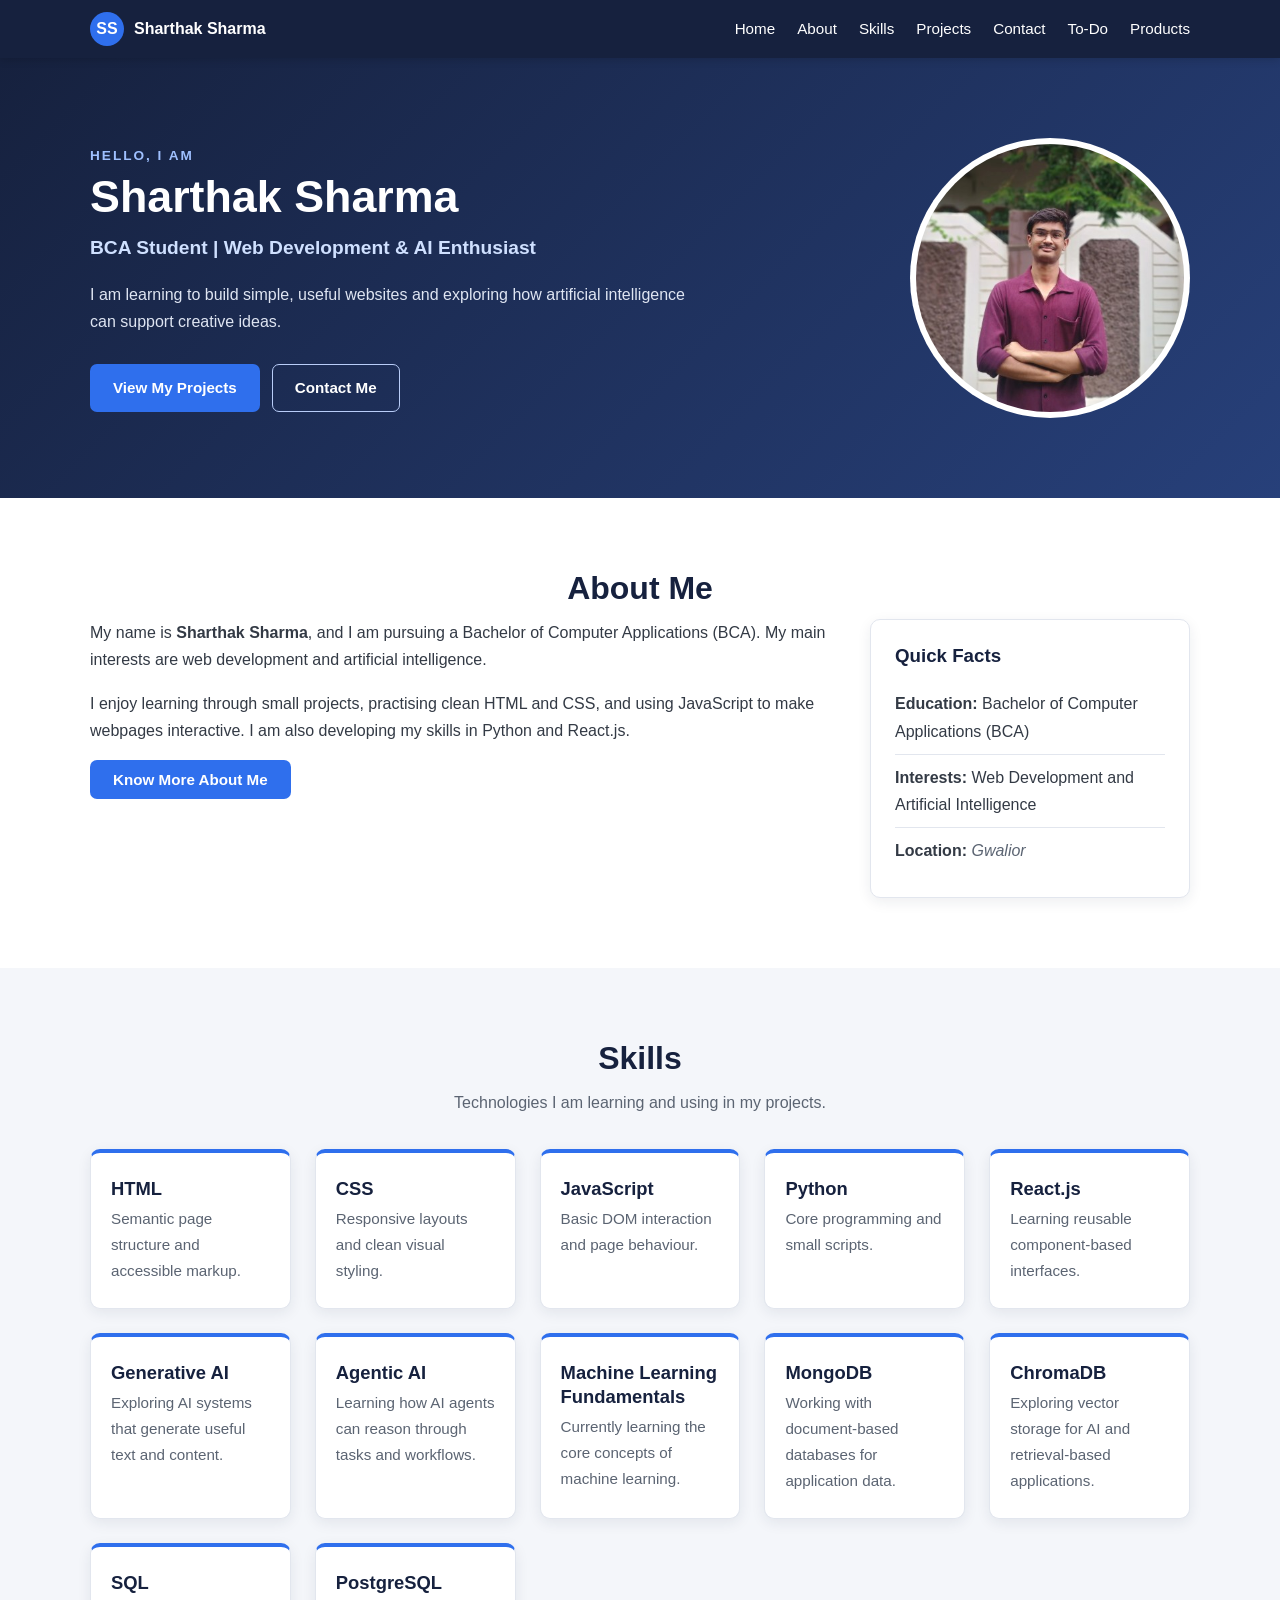
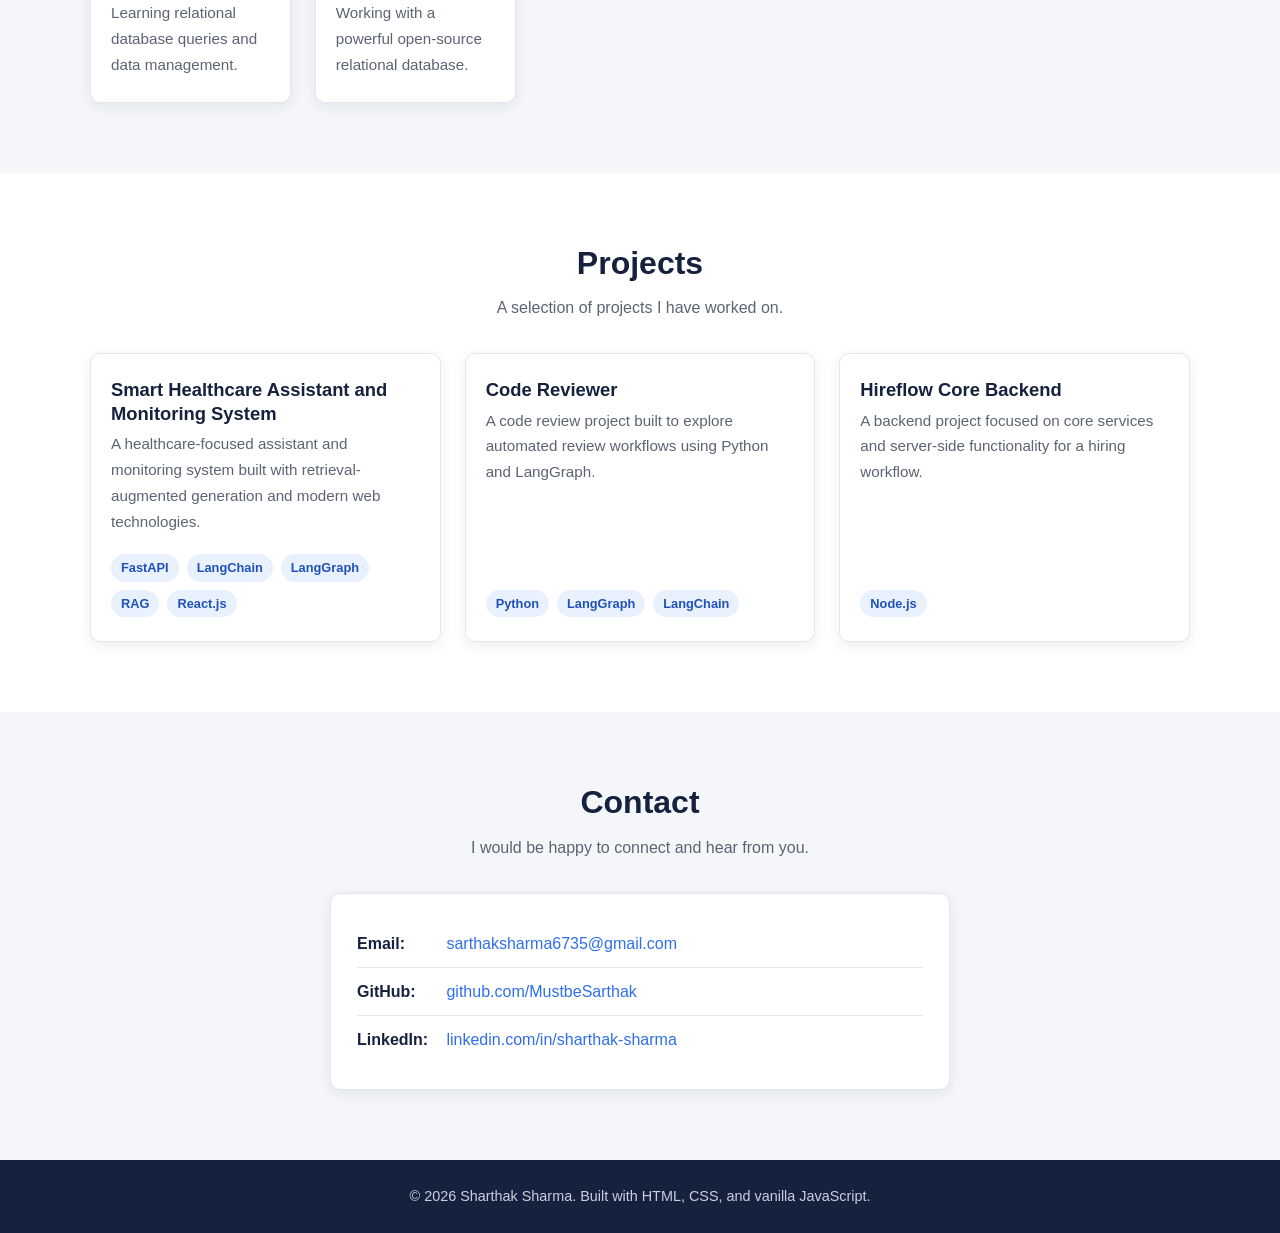
<file: personal-portfolio/index.html>
<!DOCTYPE html>
<html lang="en">
<head>
  <meta charset="UTF-8">
  <meta name="viewport" content="width=device-width, initial-scale=1.0">
  <meta name="description" content="Personal portfolio of Sharthak Sharma, a BCA student interested in web development and artificial intelligence.">
  <title>Sharthak Sharma | Personal Portfolio</title>
  <link rel="stylesheet" href="style.css">
  <link rel="icon" href="images/favicon.svg" type="image/svg+xml">
  <script src="script.js" defer></script>
</head>
<body>
  <header class="site-header">
    <div class="container header-inner">
      <a class="brand" href="#home" aria-label="Sharthak Sharma home">
        <span class="brand-mark">SS</span>
        <span>Sharthak Sharma</span>
      </a>
      <nav aria-label="Main navigation">
        <ul class="nav-list">
          <li><a href="#home">Home</a></li>
          <li><a href="#about">About</a></li>
          <li><a href="#skills">Skills</a></li>
          <li><a href="#projects">Projects</a></li>
          <li><a href="#contact">Contact</a></li>
          <li><a href="todo.html">To-Do</a></li>
          <li><a href="products.html">Products</a></li>
        </ul>
      </nav>
    </div>
  </header>

  <main>
    <section id="home" class="hero">
      <div class="container hero-inner">
        <div class="hero-content">
          <p class="eyebrow">Hello, I am</p>
          <h1>Sharthak Sharma</h1>
          <p class="hero-role">BCA Student | Web Development &amp; AI Enthusiast</p>
          <p>I am learning to build simple, useful websites and exploring how artificial intelligence can support creative ideas.</p>
          <div class="button-group">
            <a class="button button-primary" href="#projects">View My Projects</a>
            <a class="button button-light" href="#contact">Contact Me</a>
          </div>
        </div>
        <div class="hero-image">
          <img class="profile-picture" src="images/profilepic.jpg" width="320" height="320" alt="Profile picture of Sharthak Sharma">
        </div>
      </div>
    </section>

    <section id="about" class="section">
      <div class="container">
        <h2>About Me</h2>
        <div class="about-layout">
          <div>
            <p>My name is <strong>Sharthak Sharma</strong>, and I am pursuing a Bachelor of Computer Applications (BCA). My main interests are web development and artificial intelligence.</p>
            <p>I enjoy learning through small projects, practising clean HTML and CSS, and using JavaScript to make webpages interactive. I am also developing my skills in Python and React.js.</p>
            <button id="knowMoreBtn" class="button button-primary" type="button">Know More About Me</button>
          </div>
          <aside class="facts-card">
            <h3>Quick Facts</h3>
            <ul>
              <li><strong>Education:</strong> Bachelor of Computer Applications (BCA)</li>
              <li><strong>Interests:</strong> Web Development and Artificial Intelligence</li>
              <li><strong>Location:</strong> <span class="placeholder">Gwalior</span></li>
            </ul>
          </aside>
        </div>
      </div>
    </section>

    <section id="skills" class="section section-alt">
      <div class="container">
        <h2>Skills</h2>
        <p class="section-intro">Technologies I am learning and using in my projects.</p>
        <ul class="card-grid skills-grid">
          <li class="card"><h3>HTML</h3><p>Semantic page structure and accessible markup.</p></li>
          <li class="card"><h3>CSS</h3><p>Responsive layouts and clean visual styling.</p></li>
          <li class="card"><h3>JavaScript</h3><p>Basic DOM interaction and page behaviour.</p></li>
          <li class="card"><h3>Python</h3><p>Core programming and small scripts.</p></li>
          <li class="card"><h3>React.js</h3><p>Learning reusable component-based interfaces.</p></li>
          <li class="card"><h3>Generative AI</h3><p>Exploring AI systems that generate useful text and content.</p></li>
          <li class="card"><h3>Agentic AI</h3><p>Learning how AI agents can reason through tasks and workflows.</p></li>
          <li class="card"><h3>Machine Learning Fundamentals</h3><p>Currently learning the core concepts of machine learning.</p></li>
          <li class="card"><h3>MongoDB</h3><p>Working with document-based databases for application data.</p></li>
          <li class="card"><h3>ChromaDB</h3><p>Exploring vector storage for AI and retrieval-based applications.</p></li>
          <li class="card"><h3>SQL</h3><p>Learning relational database queries and data management.</p></li>
          <li class="card"><h3>PostgreSQL</h3><p>Working with a powerful open-source relational database.</p></li>
        </ul>
      </div>
    </section>

    <section id="projects" class="section">
      <div class="container">
        <h2>Projects</h2>
        <p class="section-intro">A selection of projects I have worked on.</p>
        <div class="card-grid projects-grid">
          <article class="card project-card">
            <h3>Smart Healthcare Assistant and Monitoring System</h3>
            <p>A healthcare-focused assistant and monitoring system built with retrieval-augmented generation and modern web technologies.</p>
            <p class="tags"><span>FastAPI</span><span>LangChain</span><span>LangGraph</span><span>RAG</span><span>React.js</span></p>
          </article>
          <article class="card project-card">
            <h3>Code Reviewer</h3>
            <p>A code review project built to explore automated review workflows using Python and LangGraph.</p>
            <p class="tags"><span>Python</span><span>LangGraph</span><span>LangChain</span></p>
          </article>
          <article class="card project-card">
            <h3>Hireflow Core Backend</h3>
            <p>A backend project focused on core services and server-side functionality for a hiring workflow.</p>
            <p class="tags"><span>Node.js</span></p>
          </article>
        </div>
      </div>
    </section>

    <section id="contact" class="section section-alt">
      <div class="container contact-section">
        <h2>Contact</h2>
        <p class="section-intro">I would be happy to connect and hear from you.</p>
        <div class="contact-card">
          <p><strong>Email:</strong> <a href="mailto:sarthaksharma6735@gmail.com">sarthaksharma6735@gmail.com</a></p>
          <p><strong>GitHub:</strong> <a href="https://github.com/MustbeSarthak" target="_blank" rel="noopener noreferrer">github.com/MustbeSarthak</a></p>
          <p><strong>LinkedIn:</strong> <a href="https://www.linkedin.com/in/sharthak-sharma/" target="_blank" rel="noopener noreferrer">linkedin.com/in/sharthak-sharma</a></p>
        </div>
      </div>
    </section>
  </main>

  <footer class="site-footer">
    <p>&copy; <span id="currentYear">2026</span> Sharthak Sharma. Built with HTML, CSS, and vanilla JavaScript.</p>
  </footer>
</body>
</html>
</file>
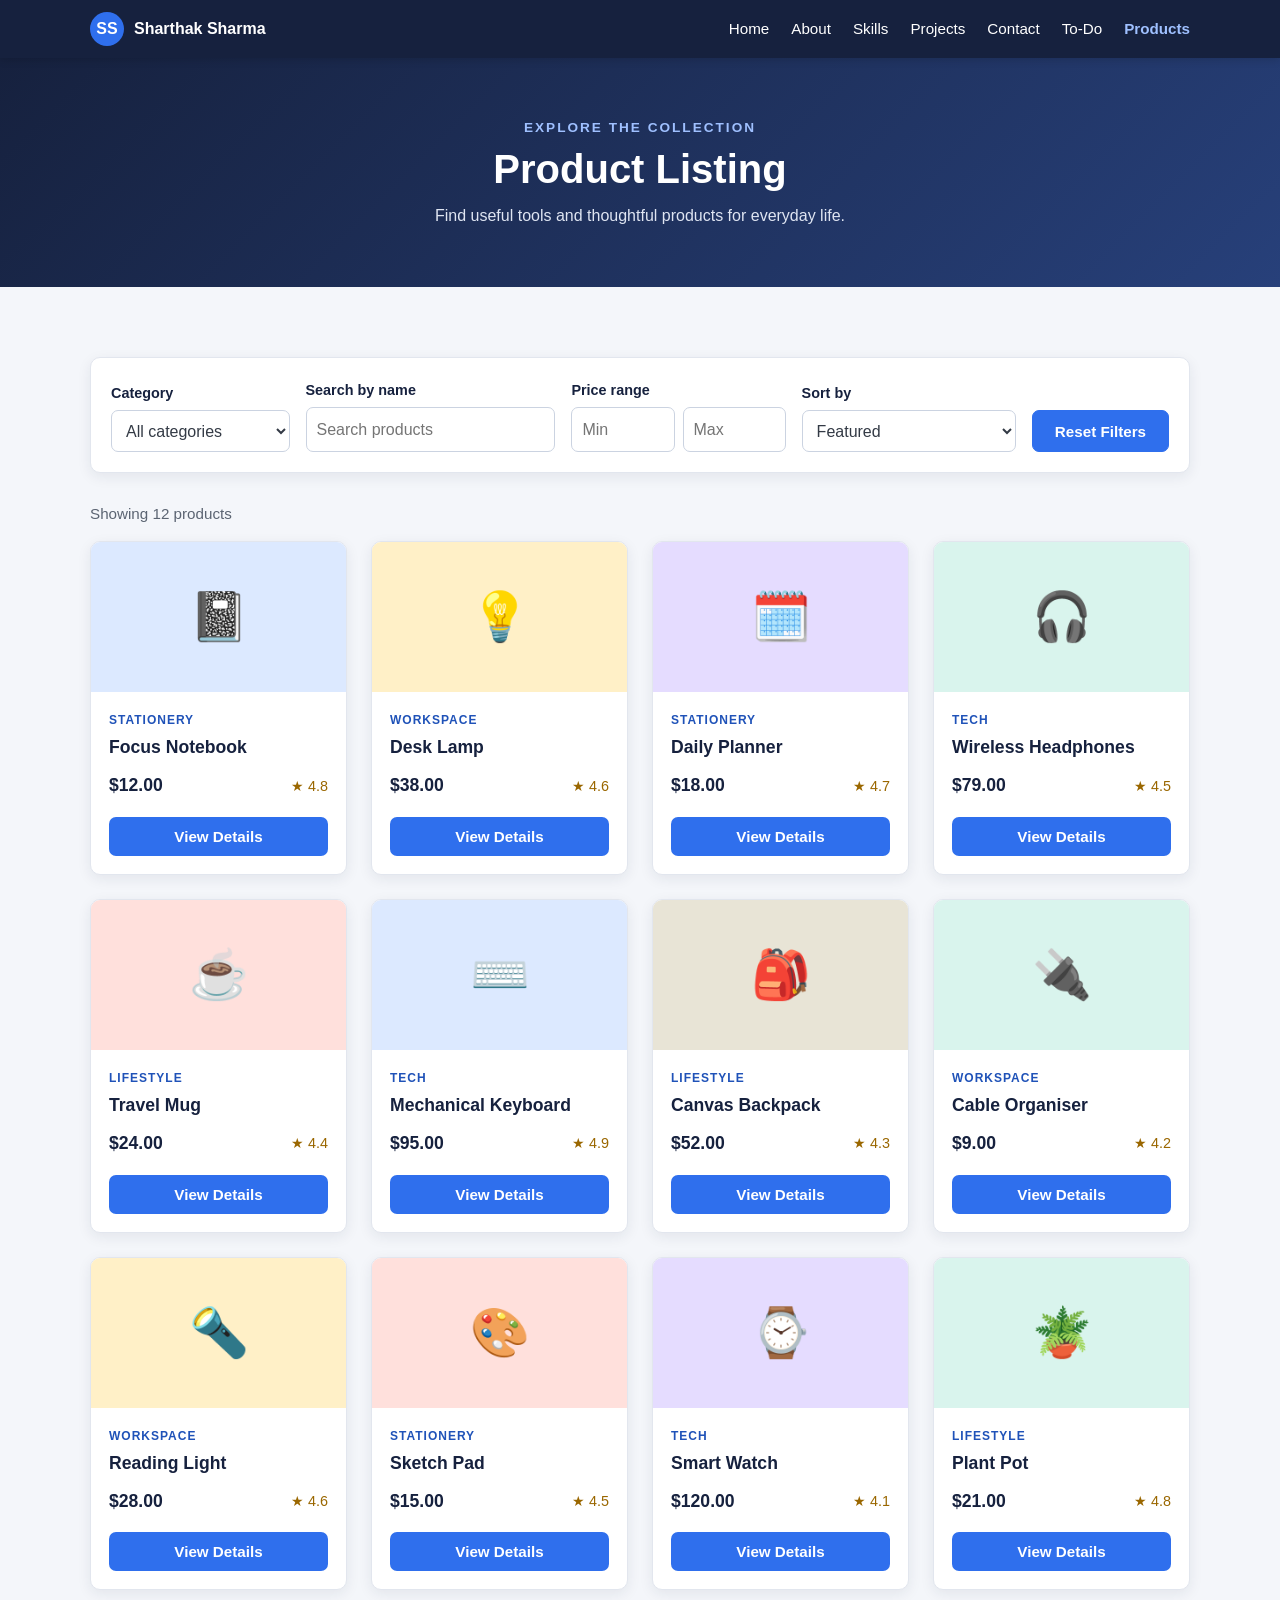
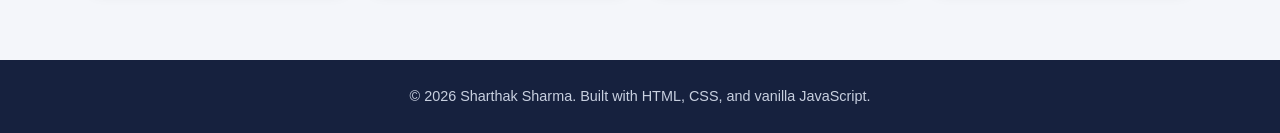
<file: personal-portfolio/products.html>
<!DOCTYPE html>
<html lang="en">
<head>
  <meta charset="UTF-8">
  <meta name="viewport" content="width=device-width, initial-scale=1.0">
  <meta name="description" content="A sample product listing by Sharthak Sharma.">
  <title>Products | Sharthak Sharma</title>
  <link rel="stylesheet" href="style.css">
  <link rel="stylesheet" href="css/products.css">
  <link rel="icon" href="images/favicon.svg" type="image/svg+xml">
  <script src="js/products.js" defer></script>
</head>
<body>
  <header class="site-header">
    <div class="container header-inner">
      <a class="brand" href="index.html" aria-label="Sharthak Sharma home">
        <span class="brand-mark">SS</span>
        <span>Sharthak Sharma</span>
      </a>
      <nav aria-label="Main navigation">
        <ul class="nav-list">
          <li><a href="index.html">Home</a></li>
          <li><a href="index.html#about">About</a></li>
          <li><a href="index.html#skills">Skills</a></li>
          <li><a href="index.html#projects">Projects</a></li>
          <li><a href="index.html#contact">Contact</a></li>
          <li><a href="todo.html">To-Do</a></li>
          <li><a class="active" href="products.html" aria-current="page">Products</a></li>
        </ul>
      </nav>
    </div>
  </header>

  <main>
    <section class="page-hero">
      <div class="container">
        <p class="eyebrow">Explore the collection</p>
        <h1>Product Listing</h1>
        <p>Find useful tools and thoughtful products for everyday life.</p>
      </div>
    </section>

    <section class="section products-section">
      <div class="container">
        <div class="filter-card">
          <div class="filter-field">
            <label for="categoryFilter">Category</label>
            <select id="categoryFilter">
              <option value="all">All categories</option>
            </select>
          </div>
          <div class="filter-field">
            <label for="searchInput">Search by name</label>
            <input id="searchInput" type="search" placeholder="Search products">
          </div>
          <div class="filter-field price-fields">
            <label for="minPrice">Price range</label>
            <div>
              <input id="minPrice" type="number" min="0" step="1" placeholder="Min" aria-label="Minimum price">
              <input id="maxPrice" type="number" min="0" step="1" placeholder="Max" aria-label="Maximum price">
            </div>
          </div>
          <div class="filter-field">
            <label for="sortFilter">Sort by</label>
            <select id="sortFilter">
              <option value="default">Featured</option>
              <option value="price-low">Price: Low to High</option>
              <option value="price-high">Price: High to Low</option>
              <option value="rating">Rating: High to Low</option>
              <option value="name">Name: A-Z</option>
            </select>
          </div>
          <button id="resetFilters" class="button button-light reset-button" type="button">Reset Filters</button>
        </div>

        <div class="results-heading">
          <p id="resultCount" aria-live="polite">Showing 0 products</p>
        </div>
        <div id="productGrid" class="product-grid"></div>
        <p id="noProducts" class="empty-state" hidden>No products found. Try adjusting your filters.</p>
      </div>
    </section>
  </main>

  <footer class="site-footer">
    <p>&copy; <span id="currentYear"></span> Sharthak Sharma. Built with HTML, CSS, and vanilla JavaScript.</p>
  </footer>
</body>
</html>
</file>
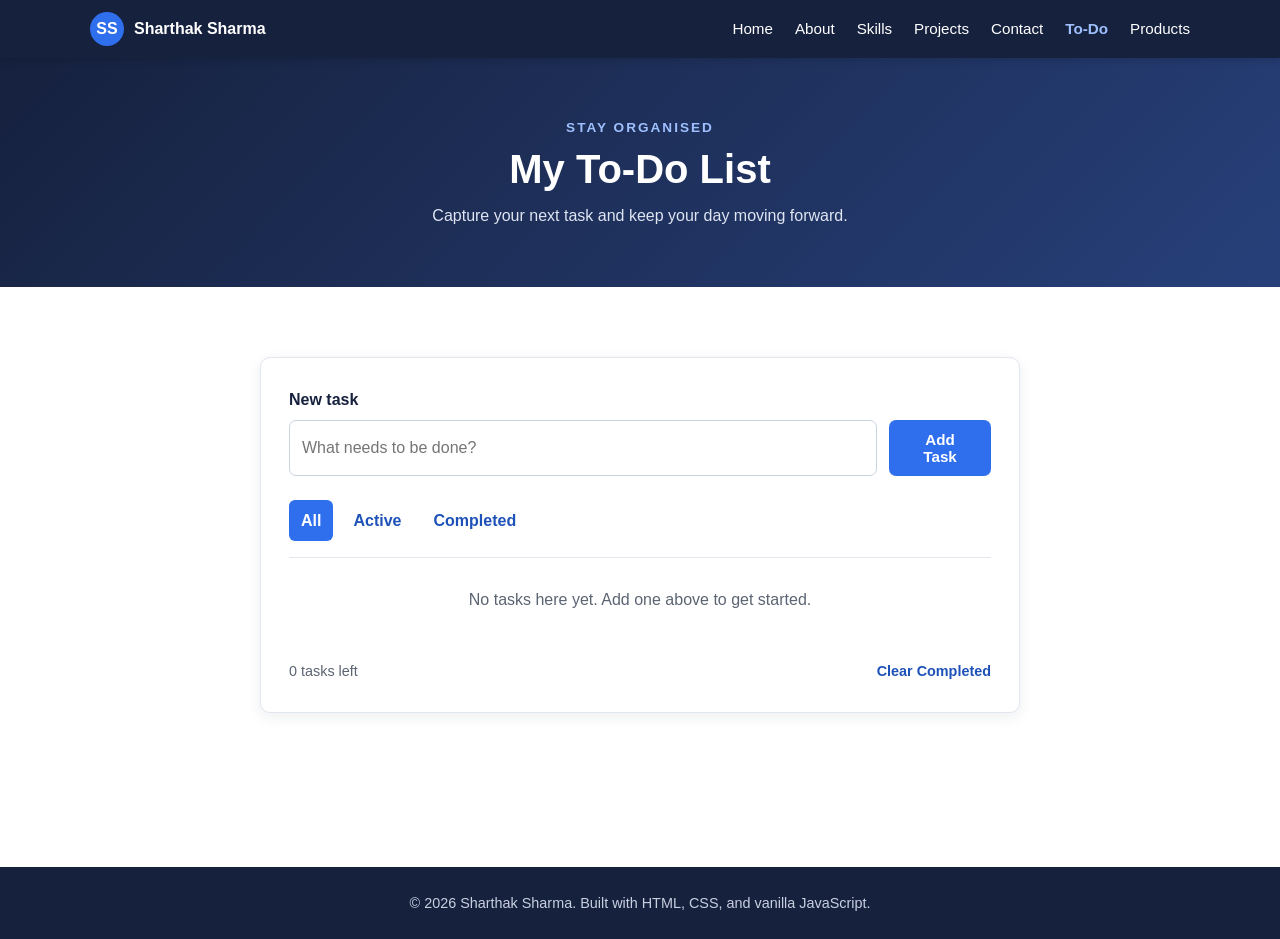
<file: personal-portfolio/todo.html>
<!DOCTYPE html>
<html lang="en">
<head>
  <meta charset="UTF-8">
  <meta name="viewport" content="width=device-width, initial-scale=1.0">
  <meta name="description" content="A simple persistent to-do list by Sharthak Sharma.">
  <title>To-Do List | Sharthak Sharma</title>
  <link rel="stylesheet" href="style.css">
  <link rel="stylesheet" href="css/todo.css">
  <link rel="icon" href="images/favicon.svg" type="image/svg+xml">
  <script src="js/todo.js" defer></script>
</head>
<body>
  <header class="site-header">
    <div class="container header-inner">
      <a class="brand" href="index.html" aria-label="Sharthak Sharma home">
        <span class="brand-mark">SS</span>
        <span>Sharthak Sharma</span>
      </a>
      <nav aria-label="Main navigation">
        <ul class="nav-list">
          <li><a href="index.html">Home</a></li>
          <li><a href="index.html#about">About</a></li>
          <li><a href="index.html#skills">Skills</a></li>
          <li><a href="index.html#projects">Projects</a></li>
          <li><a href="index.html#contact">Contact</a></li>
          <li><a class="active" href="todo.html" aria-current="page">To-Do</a></li>
          <li><a href="products.html">Products</a></li>
        </ul>
      </nav>
    </div>
  </header>

  <main>
    <section class="page-hero">
      <div class="container">
        <p class="eyebrow">Stay organised</p>
        <h1>My To-Do List</h1>
        <p>Capture your next task and keep your day moving forward.</p>
      </div>
    </section>

    <section class="section todo-section">
      <div class="container">
        <div class="todo-card">
          <form id="taskForm" class="task-form">
            <label for="taskInput">New task</label>
            <div class="task-input-row">
              <input id="taskInput" name="task" type="text" maxlength="160" placeholder="What needs to be done?" autocomplete="off">
              <button class="button button-primary" type="submit">Add Task</button>
            </div>
            <p id="taskError" class="form-error" role="alert" hidden>Please enter a task before adding it.</p>
          </form>

          <div class="todo-toolbar" aria-label="Task filters">
            <div class="filter-buttons" role="group" aria-label="Filter tasks">
              <button class="filter-button active" type="button" data-filter="all" aria-pressed="true">All</button>
              <button class="filter-button" type="button" data-filter="active" aria-pressed="false">Active</button>
              <button class="filter-button" type="button" data-filter="completed" aria-pressed="false">Completed</button>
            </div>
          </div>

          <ul id="taskList" class="task-list" aria-live="polite"></ul>
          <p id="emptyState" class="empty-state" hidden>No tasks here yet. Add one above to get started.</p>

          <div class="todo-footer">
            <span id="tasksLeft">0 tasks left</span>
            <button id="clearCompleted" class="text-button" type="button">Clear Completed</button>
          </div>
        </div>
      </div>
    </section>
  </main>

  <footer class="site-footer">
    <p>&copy; <span id="currentYear"></span> Sharthak Sharma. Built with HTML, CSS, and vanilla JavaScript.</p>
  </footer>
</body>
</html>
</file>
<file: personal-portfolio/style.css>
:root {
  --navy: #16213e;
  --blue: #2f6fed;
  --blue-dark: #1f52b8;
  --text: #333a45;
  --muted: #5b6472;
  --light: #f4f6fa;
  --border: #e2e6ee;
  --shadow: 0 4px 14px rgba(22, 33, 62, 0.08);
  --max-width: 1100px;
}

* { box-sizing: border-box; margin: 0; padding: 0; }
html { scroll-behavior: smooth; }
body {
  color: var(--text);
  background: #fff;
  font-family: "Segoe UI", Tahoma, sans-serif;
  line-height: 1.7;
}
img { display: block; max-width: 100%; height: auto; }
a { color: var(--blue); text-decoration: none; }
a:hover, a:focus { text-decoration: underline; }
ul { list-style: none; }
h1, h2, h3 { color: var(--navy); line-height: 1.3; }
h2 { margin-bottom: 0.6rem; text-align: center; font-size: 2rem; }
.container { width: min(100% - 40px, var(--max-width)); margin: auto; }
.section { padding: 70px 0; }
.section-alt { background: var(--light); }
.section-intro { color: var(--muted); margin-bottom: 2rem; text-align: center; }

.site-header {
  position: sticky; top: 0; z-index: 2; background: var(--navy);
  box-shadow: 0 2px 8px rgba(0, 0, 0, 0.15);
}
.header-inner { align-items: center; display: flex; justify-content: space-between; gap: 20px; padding: 12px 0; }
.brand { align-items: center; color: #fff; display: flex; font-weight: 700; gap: 10px; }
.brand-mark { align-items: center; background: var(--blue); border-radius: 50%; display: inline-flex; height: 34px; justify-content: center; width: 34px; }
.nav-list { display: flex; flex-wrap: wrap; gap: 22px; }
.nav-list a { color: #fff; font-size: 0.95rem; }

.hero { background: linear-gradient(135deg, var(--navy), #27407a); color: #fff; padding: 80px 0; }
.hero-inner { align-items: center; display: flex; gap: 50px; justify-content: space-between; }
.hero-content { flex: 1; max-width: 620px; }
.eyebrow { color: #9fc0ff; font-size: 0.85rem; font-weight: 700; letter-spacing: 2px; text-transform: uppercase; }
.hero h1 { color: #fff; font-size: 2.8rem; }
.hero-role { color: #cfe0ff; font-size: 1.2rem; font-weight: 600; margin: 0.4rem 0 1rem; }
.hero-content > p:last-of-type { color: #dfe5f2; }
.hero-image { flex: 0 0 280px; }
.hero-image img.profile-picture { background: #fff; border: 6px solid rgba(255, 255, 255, 0.2); border-radius: 50%; display: block; height: 280px; object-fit: cover; width: 280px; }
.button-group { display: flex; flex-wrap: wrap; gap: 12px; margin-top: 1.8rem; }
.button { border: 1px solid transparent; border-radius: 7px; cursor: pointer; display: inline-block; font-family: inherit; font-size: 0.95rem; font-weight: 600; padding: 10px 22px; text-align: center; }
.button-primary { background: var(--blue); color: #fff; }
.button-primary:hover, .button-primary:focus { background: var(--blue-dark); text-decoration: none; }
.button-light { border-color: #b9cdf8; color: #fff; }
.button-light:hover, .button-light:focus { background: #fff; color: var(--navy); text-decoration: none; }

.about-layout { align-items: start; display: grid; gap: 40px; grid-template-columns: 1fr 320px; }
.about-layout p { margin-bottom: 1rem; }
.facts-card, .card, .contact-card { background: #fff; border: 1px solid var(--border); border-radius: 10px; box-shadow: var(--shadow); }
.facts-card { padding: 24px; }
.facts-card h3 { margin-bottom: 0.8rem; }
.facts-card li { border-bottom: 1px solid var(--border); padding: 9px 0; }
.facts-card li:last-child { border-bottom: 0; }
.placeholder { color: var(--muted); font-style: italic; }
.card-grid { display: grid; gap: 24px; grid-template-columns: repeat(auto-fit, minmax(190px, 1fr)); }
.card { padding: 24px 20px; }
.card h3 { font-size: 1.15rem; margin-bottom: 0.35rem; }
.card p { color: var(--muted); font-size: 0.95rem; }
.skills-grid .card { border-top: 4px solid var(--blue); }
.projects-grid { grid-template-columns: repeat(auto-fit, minmax(260px, 1fr)); }
.project-card { display: flex; flex-direction: column; }
.project-card .tags { margin-top: auto; padding-top: 1.2rem; }
.tags { display: flex; flex-wrap: wrap; gap: 8px; }
.tags span { background: #eaf1fe; border-radius: 999px; color: var(--blue-dark); font-size: 0.8rem; font-weight: 600; padding: 3px 10px; }
.contact-section { text-align: center; }
.contact-card { margin: auto; max-width: 620px; padding: 26px; text-align: left; }
.contact-card p { border-bottom: 1px solid var(--border); padding: 10px 0; }
.contact-card p:last-child { border-bottom: 0; }
.contact-card strong { color: var(--navy); display: inline-block; min-width: 85px; }
.site-footer { background: var(--navy); color: #c8d0e0; font-size: 0.9rem; padding: 24px 20px; text-align: center; }

@media (max-width: 700px) {
  .header-inner, .hero-inner { flex-direction: column; text-align: center; }
  .nav-list { justify-content: center; gap: 12px 16px; }
  .hero { padding: 55px 0; }
  .hero h1 { font-size: 2.2rem; }
  .hero-image { order: -1; }
  .hero-image img.profile-picture { height: 220px; width: 220px; }
  .button-group { justify-content: center; }
  .about-layout { grid-template-columns: 1fr; }
  .section { padding: 52px 0; }
}
</file>
<file: personal-portfolio/css/products.css>
.page-hero {
  background: linear-gradient(135deg, var(--navy), #27407a);
  color: #fff;
  padding: 58px 0;
  text-align: center;
}

.page-hero h1 {
  color: #fff;
  font-size: 2.5rem;
  margin: 0.25rem 0 0.4rem;
}

.page-hero p:last-child { color: #dfe5f2; }
.nav-list a.active { color: #9fc0ff; font-weight: 700; }
.products-section { background: var(--light); min-height: 650px; }

.filter-card {
  align-items: end;
  background: #fff;
  border: 1px solid var(--border);
  border-radius: 10px;
  box-shadow: var(--shadow);
  display: grid;
  gap: 16px;
  grid-template-columns: 1fr 1.4fr 1.2fr 1.2fr auto;
  padding: 20px;
}

.filter-field label {
  color: var(--navy);
  display: block;
  font-size: 0.9rem;
  font-weight: 700;
  margin-bottom: 5px;
}

.filter-field input,
.filter-field select {
  background: #fff;
  border: 1px solid #cbd3e1;
  border-radius: 7px;
  color: var(--text);
  font: inherit;
  min-height: 42px;
  padding: 8px 10px;
  width: 100%;
}

.filter-field input:focus,
.filter-field select:focus {
  border-color: var(--blue);
  box-shadow: 0 0 0 3px rgba(47, 111, 237, 0.15);
  outline: 0;
}

.price-fields > div {
  display: flex;
  gap: 8px;
}

.reset-button {
  background: var(--blue);
  border-color: var(--blue);
  min-height: 42px;
  white-space: nowrap;
}

.reset-button:hover,
.reset-button:focus {
  background: var(--blue-dark);
  color: #fff;
}

.results-heading {
  color: var(--muted);
  font-size: 0.95rem;
  margin: 28px 0 14px;
}

.product-grid {
  display: grid;
  gap: 24px;
  grid-template-columns: repeat(4, minmax(0, 1fr));
}

.product-card {
  background: #fff;
  border: 1px solid var(--border);
  border-radius: 10px;
  box-shadow: var(--shadow);
  display: flex;
  flex-direction: column;
  overflow: hidden;
}

.product-image {
  align-items: center;
  display: flex;
  font-size: 3rem;
  height: 150px;
  justify-content: center;
}

.product-content {
  display: flex;
  flex: 1;
  flex-direction: column;
  padding: 18px;
}

.product-category {
  color: var(--blue-dark);
  font-size: 0.75rem;
  font-weight: 700;
  letter-spacing: 1px;
  text-transform: uppercase;
}

.product-card h2 {
  font-size: 1.1rem;
  margin: 0.35rem 0;
  text-align: left;
}

.product-meta {
  align-items: center;
  display: flex;
  justify-content: space-between;
  margin: 0.4rem 0 1rem;
}

.product-price { color: var(--navy); font-size: 1.1rem; font-weight: 700; }
.product-rating { color: #9a6700; font-size: 0.9rem; }
.product-button { margin-top: auto; width: 100%; }
.empty-state { color: var(--muted); padding: 36px; text-align: center; }

@media (max-width: 950px) {
  .filter-card { grid-template-columns: repeat(2, 1fr); }
  .reset-button { width: 100%; }
  .product-grid { grid-template-columns: repeat(2, minmax(0, 1fr)); }
}

@media (max-width: 550px) {
  .page-hero h1 { font-size: 2.1rem; }
  .filter-card { grid-template-columns: 1fr; }
  .product-grid { grid-template-columns: 1fr; }
}
</file>
<file: personal-portfolio/css/todo.css>
.page-hero {
  background: linear-gradient(135deg, var(--navy), #27407a);
  color: #fff;
  padding: 58px 0;
  text-align: center;
}

.page-hero h1 {
  color: #fff;
  font-size: 2.5rem;
  margin: 0.25rem 0 0.4rem;
}

.page-hero p:last-child {
  color: #dfe5f2;
}

.nav-list a.active {
  color: #9fc0ff;
  font-weight: 700;
}

.todo-section {
  min-height: 580px;
}

.todo-card {
  background: #fff;
  border: 1px solid var(--border);
  border-radius: 10px;
  box-shadow: var(--shadow);
  margin: auto;
  max-width: 760px;
  padding: 28px;
}

.task-form label {
  color: var(--navy);
  display: block;
  font-weight: 700;
  margin-bottom: 0.45rem;
}

.task-input-row {
  display: flex;
  gap: 12px;
}

.task-input-row input,
.edit-input {
  border: 1px solid #cbd3e1;
  border-radius: 7px;
  color: var(--text);
  font: inherit;
  min-width: 0;
  padding: 10px 12px;
  width: 100%;
}

.task-input-row input:focus,
.edit-input:focus {
  border-color: var(--blue);
  box-shadow: 0 0 0 3px rgba(47, 111, 237, 0.15);
  outline: 0;
}

.form-error {
  color: #b42318;
  font-size: 0.9rem;
  margin-top: 0.45rem;
}

.todo-toolbar {
  border-bottom: 1px solid var(--border);
  margin-top: 24px;
  padding-bottom: 16px;
}

.filter-buttons {
  display: flex;
  flex-wrap: wrap;
  gap: 8px;
}

.filter-button,
.text-button,
.icon-button {
  background: transparent;
  border: 0;
  color: var(--blue-dark);
  cursor: pointer;
  font: inherit;
  font-weight: 600;
}

.filter-button {
  border-radius: 6px;
  padding: 7px 12px;
}

.filter-button:hover,
.filter-button:focus-visible {
  background: #eaf1fe;
}

.filter-button.active {
  background: var(--blue);
  color: #fff;
}

.task-list {
  list-style: none;
}

.task-item {
  align-items: center;
  border-bottom: 1px solid var(--border);
  display: flex;
  gap: 12px;
  min-height: 62px;
  padding: 12px 0;
}

.task-check {
  accent-color: var(--blue);
  flex: 0 0 auto;
  height: 18px;
  width: 18px;
}

.task-text {
  flex: 1;
  overflow-wrap: anywhere;
}

.task-item.completed .task-text {
  color: var(--muted);
  text-decoration: line-through;
}

.task-actions {
  display: flex;
  gap: 12px;
}

.icon-button:hover,
.icon-button:focus-visible,
.text-button:hover,
.text-button:focus-visible {
  text-decoration: underline;
}

.delete-button {
  color: #b42318;
}

.empty-state {
  color: var(--muted);
  padding: 28px 0;
  text-align: center;
}

.todo-footer {
  align-items: center;
  color: var(--muted);
  display: flex;
  font-size: 0.9rem;
  justify-content: space-between;
  padding-top: 18px;
}

@media (max-width: 550px) {
  .page-hero h1 { font-size: 2.1rem; }
  .todo-card { padding: 20px; }
  .task-input-row { align-items: stretch; flex-direction: column; }
  .task-input-row .button { width: 100%; }
  .task-item { align-items: flex-start; }
  .task-actions { flex-direction: column; gap: 4px; }
}
</file>
